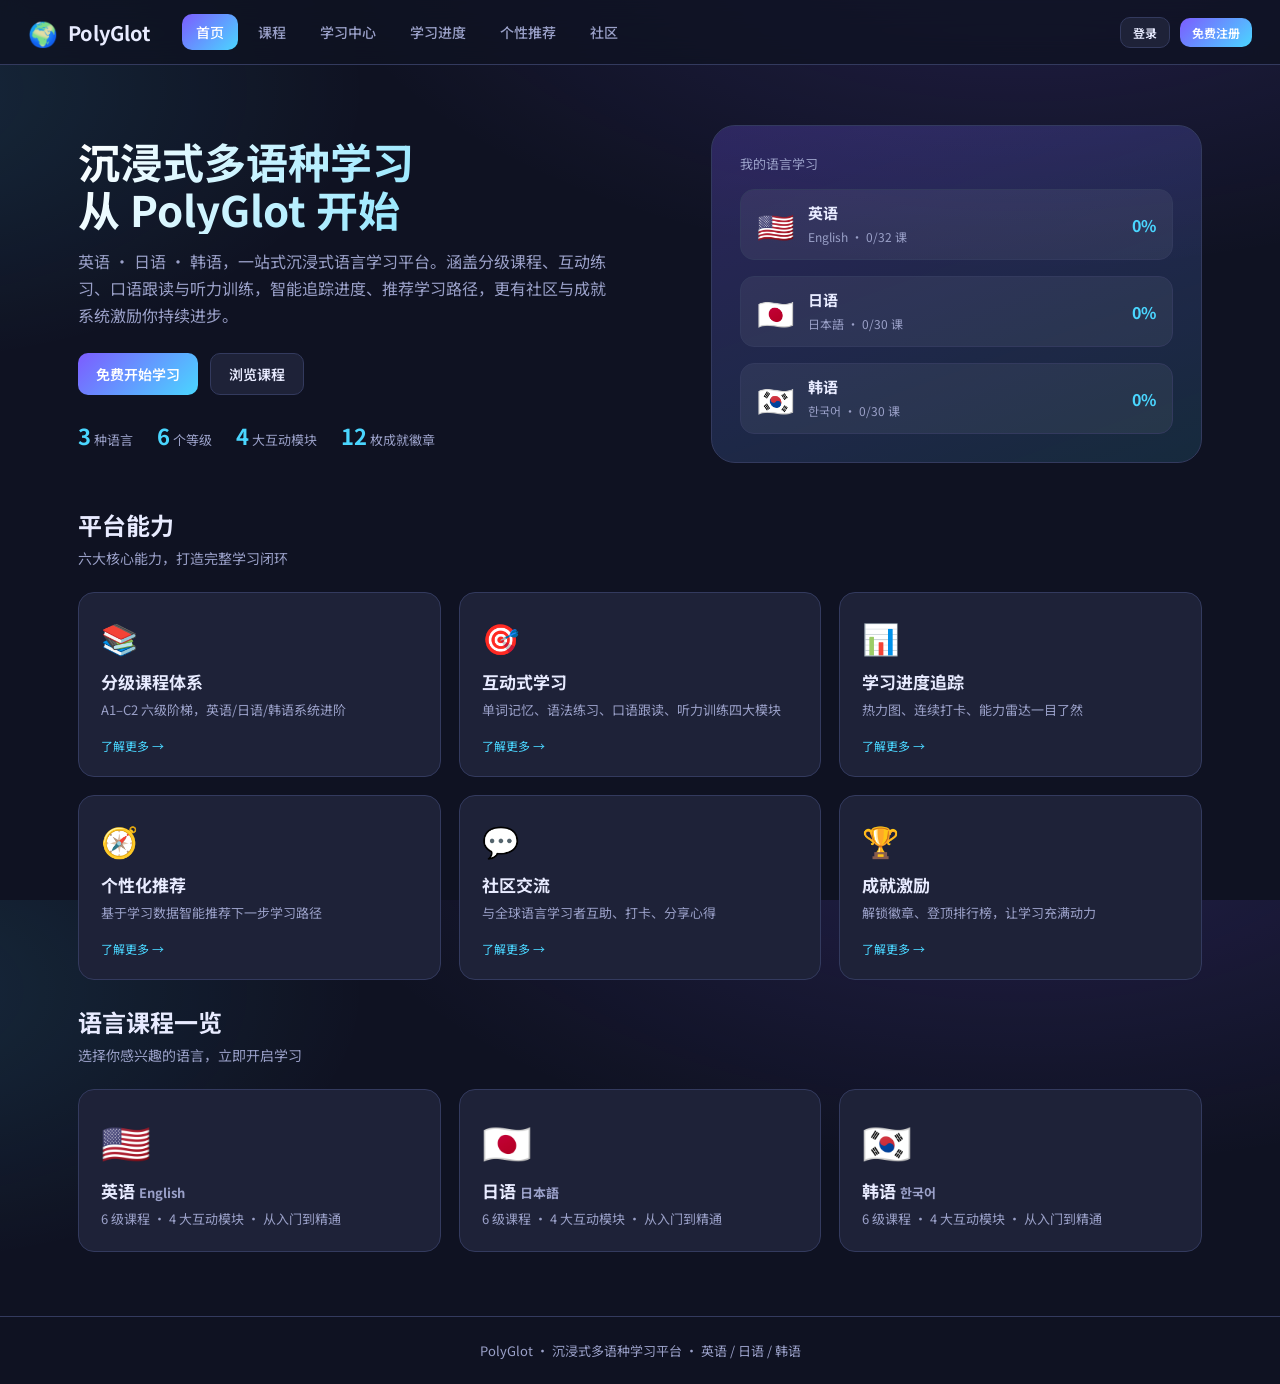
<file: index.html>
<!DOCTYPE html>
<html lang="zh-CN">
<head>
  <meta charset="UTF-8" />
  <meta name="viewport" content="width=device-width, initial-scale=1.0" />
  <title>PolyGlot · 沉浸式多语种学习平台</title>
  <link rel="preconnect" href="https://fonts.googleapis.com" />
  <link href="https://fonts.googleapis.com/css2?family=Noto+Sans+SC:wght@400;500;700&family=Noto+Sans+JP:wght@400;700&family=Noto+Sans+KR:wght@400;700&display=swap" rel="stylesheet" />
  <link rel="stylesheet" href="css/styles.css" />
</head>
<body>
  <!-- Top Navigation -->
  <header class="topbar" id="topbar">
    <div class="brand" data-route="home">
      <span class="brand-logo">🌍</span>
      <span class="brand-name">PolyGlot</span>
    </div>
    <nav class="navlinks" id="navlinks">
      <a data-route="home">首页</a>
      <a data-route="courses">课程</a>
      <a data-route="learning">学习中心</a>
      <a data-route="progress">学习进度</a>
      <a data-route="path">个性推荐</a>
      <a data-route="community">社区</a>
    </nav>
    <div class="auth-area" id="authArea"></div>
  </header>

  <!-- Main view container -->
  <main id="view" class="view-container"></main>

  <!-- Toast notifications -->
  <div id="toast" class="toast"></div>

  <!-- Auth Modal -->
  <div class="modal" id="authModal">
    <div class="modal-card">
      <button class="modal-close" data-close>×</button>
      <div class="tabs" id="authTabs">
        <button class="tab active" data-auth-tab="login">登录</button>
        <button class="tab" data-auth-tab="register">注册</button>
      </div>
      <form id="authForm" class="auth-form">
        <div class="reg-extra" id="regExtra" hidden>
          <label>昵称
            <input type="text" name="nickname" placeholder="给自己起个昵称" autocomplete="off" />
          </label>
          <label>母语
            <select name="native">
              <option value="zh">中文</option>
              <option value="en">English</option>
              <option value="ja">日本語</option>
              <option value="ko">한국어</option>
            </select>
          </label>
          <label>目标语言
            <select name="target">
              <option value="en">英语 English</option>
              <option value="ja">日语 日本語</option>
              <option value="ko">韩语 한국어</option>
            </select>
          </label>
          <label>当前水平
            <select name="level">
              <option value="A1">A1 入门</option>
              <option value="A2">A2 初级</option>
              <option value="B1">B1 中级</option>
              <option value="B2">B2 中高级</option>
              <option value="C1">C1 高级</option>
              <option value="C2">C2 精通</option>
            </select>
          </label>
        </div>
        <label>账号
          <input type="text" name="username" placeholder="用户名 / 邮箱" autocomplete="off" required />
        </label>
        <label>密码
          <input type="password" name="password" placeholder="至少 6 位" required />
        </label>
        <button type="submit" class="btn btn-primary btn-block" id="authSubmit">登录</button>
        <p class="auth-hint" id="authHint"></p>
      </form>
    </div>
  </div>

  <footer class="footer">
    <p>PolyGlot · 沉浸式多语种学习平台 · 英语 / 日语 / 韩语</p>
  </footer>

  <!-- Scripts -->
  <script src="js/data.js"></script>
  <script src="js/store.js"></script>
  <script src="js/auth.js"></script>
  <script src="js/learning.js"></script>
  <script src="js/courses.js"></script>
  <script src="js/progress.js"></script>
  <script src="js/path.js"></script>
  <script src="js/community.js"></script>
  <script src="js/home.js"></script>
  <script src="js/router.js"></script>
  <script src="js/app.js"></script>
</body>
</html>
</file>
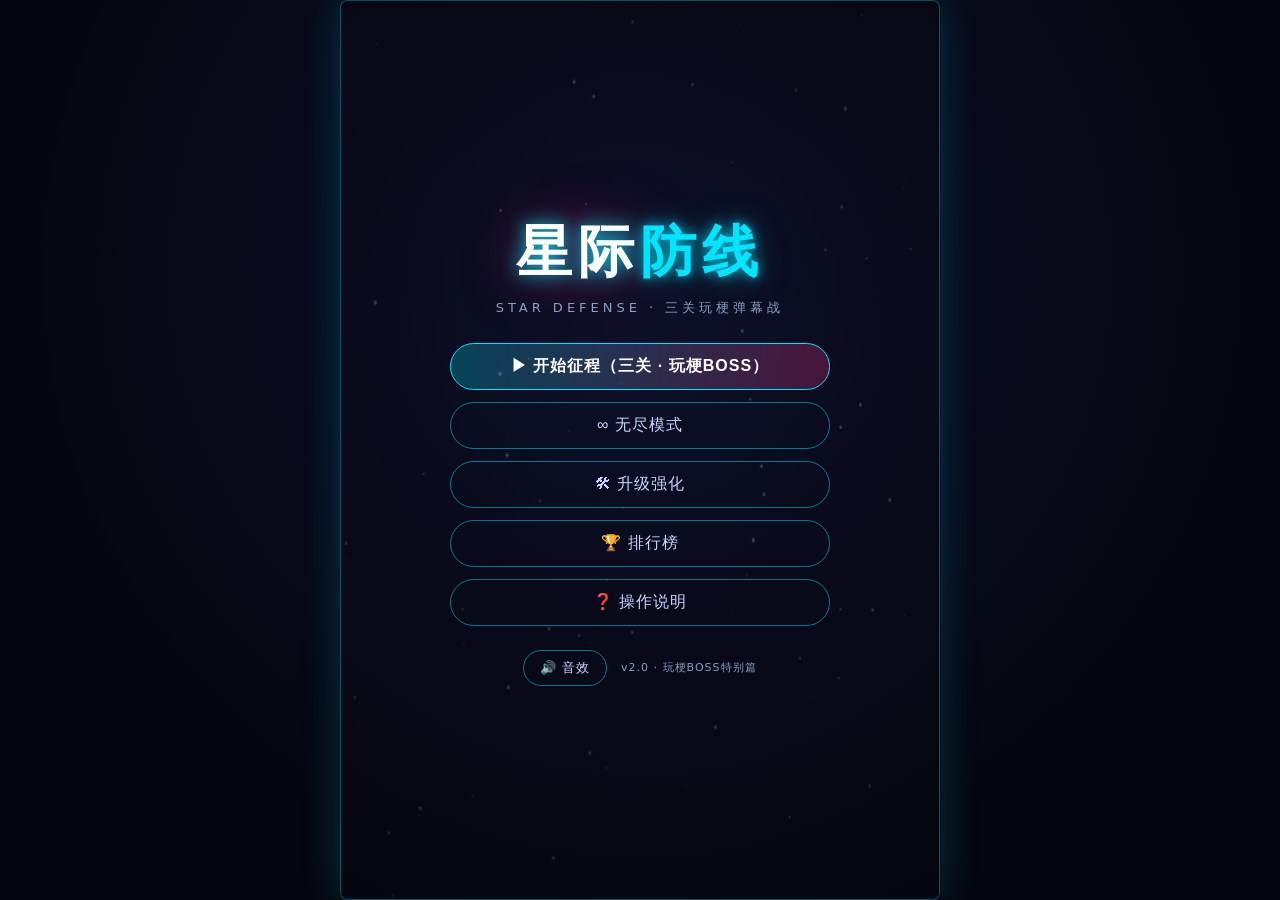
<file: game/index.html>
<!DOCTYPE html>
<html lang="zh-CN">
<head>
<meta charset="UTF-8">
<meta name="viewport" content="width=device-width, initial-scale=1.0, maximum-scale=1.0, user-scalable=no">
<title>星际防线 · 飞机大战</title>
<link rel="stylesheet" href="css/style.css">
</head>
<body>
<div id="game-wrap">
  <canvas id="game" width="480" height="720"></canvas>

  <!-- HUD 覆盖层（DOM 元素，hover 动画） -->
  <div id="hud" class="hidden">
    <div id="hud-top">
      <div id="level-progress">
        <span id="lp-label">第 1 关</span>
        <div id="lp-bar"><div id="lp-fill"></div></div>
      </div>
      <div id="boss-bar-wrap" class="hidden">
        <div id="boss-name">BOSS</div>
        <div id="boss-bar"><div id="boss-fill"></div></div>
      </div>
      <div id="now-playing" class="hidden">♪ 正在播放</div>
    </div>
    <div id="hud-mid">
      <div id="stat-left">
        <div id="lives"></div>
        <div id="shield"></div>
      </div>
      <div id="stat-right">
        <div id="score">0</div>
        <div id="combo"></div>
        <div id="energy-bar"><div id="energy-fill"></div></div>
        <div id="bombs">💣 ×<span id="bomb-count">1</span></div>
      </div>
    </div>
  </div>

  <!-- 虚拟按键（触屏） -->
  <div id="touch-controls">
    <button id="btn-bomb" class="tbtn">💣</button>
    <button id="btn-skill" class="tbtn">⚡</button>
  </div>
  <button id="mode-toggle" title="切换操作模式">🕹</button>
  <div id="joystick"><div id="js-base"><div id="js-knob"></div></div></div>

  <!-- 主界面覆盖层 -->
  <div id="overlay">
    <div id="menu" class="screen active">
      <h1 class="title">星际<span>防线</span></h1>
      <p class="subtitle">STAR DEFENSE · 三关玩梗弹幕战</p>
      <div class="menu-btns">
        <button class="mbtn primary" data-action="campaign">▶ 开始征程（三关 · 玩梗BOSS）</button>
        <button class="mbtn" data-action="endless">∞ 无尽模式</button>
        <button class="mbtn" data-action="upgrade">🛠 升级强化</button>
        <button class="mbtn" data-action="rank">🏆 排行榜</button>
        <button class="mbtn" data-action="help">❓ 操作说明</button>
      </div>
      <div class="menu-foot">
        <button id="mute-btn" class="mbtn small">🔊 音效</button>
        <span class="ver">v2.0 · 玩梗BOSS特别篇</span>
      </div>
    </div>

    <div id="rank" class="screen">
      <div class="panel">
        <h2>🏆 排行榜</h2>
        <div class="tabs">
          <button class="tab active" data-mode="campaign">关卡模式</button>
          <button class="tab" data-mode="endless">无尽模式</button>
        </div>
        <ol id="rank-list"></ol>
        <button class="mbtn back" data-action="toMenu">← 返回</button>
      </div>
    </div>

    <div id="help" class="screen">
      <div class="panel">
        <h2>❓ 操作说明</h2>
        <ul class="help-list">
          <li><b>征程：</b>三关制 · 第3关双BOSS复仇战</li>
          <li><b>无尽：</b>每 6 波随机来袭一位玩梗 BOSS</li>
          <li><b>移动：</b>方向键 / WASD，或鼠标 / 触屏拖拽</li>
          <li><b>射击：</b>自动连发，无需按键</li>
          <li><b>大招：</b>Z / ⚡键（能量满时释放全屏爆发）</li>
          <li><b>炸弹：</b>X / 💣键（清屏弹幕，每关受限）</li>
          <li><b>暂停：</b>P / Esc　<b>静音：</b>M</li>
          <li><b>道具：</b>P火力 · S护盾 · B炸弹 · ♥生命 · 金币</li>
          <li><b>连击：</b>连续击杀提升倍率，受击中段</li>
          <li><b>过关：</b>击破BOSS后保留火力进入下一关</li>
        </ul>
        <button class="mbtn back" data-action="toMenu">← 返回</button>
      </div>
    </div>

    <!-- 升级强化面板 -->
    <div id="upgrade" class="screen">
      <div class="panel upg-panel">
        <h2>🛠 升级强化</h2>
        <div class="upg-coins">金币：<b id="upg-coins">0</b> 💰</div>
        <div id="upg-list"></div>
        <button class="mbtn back" data-action="toMenu">← 返回</button>
      </div>
    </div>

    <div id="pause" class="screen">
      <div class="panel">
        <h2>⏸ 已暂停</h2>
        <button class="mbtn primary" data-action="resume">继续游戏</button>
        <button class="mbtn" data-action="restart">重新开始</button>
        <button class="mbtn" data-action="toMenu">返回主菜单</button>
      </div>
    </div>

    <div id="settle" class="screen">
      <div class="panel">
        <h2 id="settle-title">🏁 结算</h2>
        <div class="settle-stats">
          <div class="ss"><span>得分</span><b id="s-score">0</b></div>
          <div class="ss"><span>评级</span><b id="s-rank">S</b></div>
          <div class="ss"><span>最大连击</span><b id="s-combo">0</b></div>
          <div class="ss"><span>击杀</span><b id="s-kills">0</b></div>
          <div class="ss"><span>用时</span><b id="s-time">0s</b></div>
        </div>
        <div id="new-record" class="hidden">🎉 新纪录！</div>
        <div class="menu-btns">
          <button class="mbtn primary" data-action="next">▶ 再来一局</button>
          <button class="mbtn" data-action="toMenu">主菜单</button>
        </div>
      </div>
    </div>
  </div>
</div>
<script src="js/config.js?v=6"></script>
<script src="js/utils.js?v=6"></script>
<script src="js/audio.js?v=6"></script>
<script src="js/input.js?v=6"></script>
<script src="js/particles.js?v=6"></script>
<script src="js/entities.js?v=6"></script>
<script src="js/boss.js?v=6"></script>
<script src="js/game.js?v=6"></script>
<script src="js/main.js?v=6"></script>
</body>
</html>
</file>
<file: css/styles.css>
/* ===== PolyGlot · Design System ===== */
:root{
  --bg:#0f1222;
  --bg-soft:#171a2e;
  --card:#1e2238;
  --card-2:#262b48;
  --line:#333a5e;
  --text:#e8ebff;
  --muted:#9aa0c8;
  --brand:#7c5cff;
  --brand-2:#4ad6ff;
  --accent:#ff7a9c;
  --ok:#34d399;
  --warn:#fbbf24;
  --danger:#f87171;
  --radius:16px;
  --shadow:0 12px 40px rgba(0,0,0,.35);
  --maxw:1180px;
}
*{box-sizing:border-box;margin:0;padding:0}
html,body{height:100%}
body{
  font-family:"Noto Sans SC","Noto Sans JP","Noto Sans KR",system-ui,sans-serif;
  background:radial-gradient(1200px 600px at 80% -10%,rgba(124,92,255,.18),transparent 60%),
             radial-gradient(900px 500px at -10% 10%,rgba(74,214,255,.12),transparent 55%),
             var(--bg);
  color:var(--text);
  min-height:100vh;
  display:flex;
  flex-direction:column;
}
a{color:inherit;text-decoration:none;cursor:pointer}
button{font-family:inherit;cursor:pointer;border:none;background:none;color:inherit}
input,select,textarea{font-family:inherit}
img{max-width:100%;display:block}

/* ===== Topbar ===== */
.topbar{
  display:flex;align-items:center;gap:24px;
  padding:14px 28px;
  position:sticky;top:0;z-index:50;
  background:rgba(15,18,34,.78);
  backdrop-filter:blur(14px);
  border-bottom:1px solid var(--line);
}
.brand{display:flex;align-items:center;gap:10px;font-weight:700;font-size:20px;cursor:pointer}
.brand-logo{font-size:24px}
.navlinks{display:flex;gap:6px;flex:1;margin-left:8px}
.navlinks a{
  padding:8px 14px;border-radius:10px;color:var(--muted);font-size:14px;font-weight:500;
  transition:.2s;
}
.navlinks a:hover{color:var(--text);background:var(--card)}
.navlinks a.active{color:#fff;background:linear-gradient(135deg,var(--brand),var(--brand-2))}
.auth-area{display:flex;align-items:center;gap:10px}

/* ===== Buttons ===== */
.btn{
  display:inline-flex;align-items:center;justify-content:center;gap:8px;
  padding:10px 18px;border-radius:10px;font-weight:600;font-size:14px;
  transition:.18s;white-space:nowrap;
}
.btn-primary{background:linear-gradient(135deg,var(--brand),var(--brand-2));color:#fff}
.btn-primary:hover{filter:brightness(1.08);transform:translateY(-1px)}
.btn-ghost{background:var(--card);border:1px solid var(--line);color:var(--text)}
.btn-ghost:hover{background:var(--card-2)}
.btn-block{width:100%}
.btn-sm{padding:6px 12px;font-size:12px}
.btn:disabled{opacity:.5;cursor:not-allowed}

/* ===== View ===== */
.view-container{flex:1;max-width:var(--maxw);width:100%;margin:0 auto;padding:32px 28px 64px}
.section-title{font-size:24px;font-weight:700;margin-bottom:6px}
.section-sub{color:var(--muted);margin-bottom:24px;font-size:14px}

/* ===== Cards / Grid ===== */
.grid{display:grid;gap:18px}
.g3{grid-template-columns:repeat(3,1fr)}
.g4{grid-template-columns:repeat(4,1fr)}
.g2{grid-template-columns:repeat(2,1fr)}
@media(max-width:920px){.g3,.g4{grid-template-columns:repeat(2,1fr)}}
@media(max-width:620px){.g2,.g3,.g4{grid-template-columns:1fr}.navlinks{display:none}}

.card{
  background:var(--card);border:1px solid var(--line);border-radius:var(--radius);
  padding:22px;transition:.2s;position:relative;overflow:hidden;
}
.card:hover{border-color:var(--brand);transform:translateY(-3px);box-shadow:var(--shadow)}
.card h3{font-size:17px;margin-bottom:6px}
.card p{color:var(--muted);font-size:13px;line-height:1.6}

/* ===== Hero ===== */
.hero{
  display:grid;grid-template-columns:1.1fr .9fr;gap:32px;align-items:center;
  padding:28px 0 20px;
}
@media(max-width:880px){.hero{grid-template-columns:1fr}}
.hero h1{font-size:42px;line-height:1.15;margin-bottom:14px;
  background:linear-gradient(120deg,#fff,var(--brand-2));-webkit-background-clip:text;background-clip:text;color:transparent}
.hero p{color:var(--muted);font-size:16px;line-height:1.7;max-width:540px}
.hero-actions{display:flex;gap:12px;margin-top:24px}
.hero-visual{
  border-radius:24px;padding:28px;
  background:linear-gradient(160deg,rgba(124,92,255,.25),rgba(74,214,255,.12));
  border:1px solid var(--line);position:relative;min-height:280px;
  display:flex;flex-direction:column;justify-content:center;gap:16px;
}
.lang-bubble{display:flex;align-items:center;gap:14px;background:rgba(255,255,255,.06);border:1px solid var(--line);border-radius:14px;padding:12px 16px}
.lang-bubble .flag{font-size:30px}
.lang-bubble .meta{flex:1}
.lang-bubble .meta b{display:block;font-size:15px}
.lang-bubble .meta span{color:var(--muted);font-size:12px}
.lang-bubble .pct{font-weight:700;color:var(--brand-2)}

/* ===== Language selector chips ===== */
.chips{display:flex;flex-wrap:wrap;gap:10px;margin:18px 0}
.chip{
  padding:8px 16px;border-radius:999px;background:var(--card);border:1px solid var(--line);
  font-size:13px;font-weight:600;transition:.2s;
}
.chip:hover{border-color:var(--brand)}
.chip.active{background:linear-gradient(135deg,var(--brand),var(--brand-2));border-color:transparent;color:#fff}

/* ===== Level cards ===== */
.level-card{cursor:pointer}
.level-card .lvl-tag{display:inline-block;padding:3px 10px;border-radius:8px;font-size:12px;font-weight:700;margin-bottom:10px}
.level-badge-A1,.level-badge-A2{background:rgba(52,211,153,.18);color:var(--ok)}
.level-badge-B1,.level-badge-B2{background:rgba(251,191,36,.18);color:var(--warn)}
.level-badge-C1,.level-badge-C2{background:rgba(248,113,113,.18);color:var(--danger)}
.level-card .progress-bar{height:6px;background:var(--bg-soft);border-radius:4px;margin-top:14px;overflow:hidden}
.level-card .progress-bar i{display:block;height:100%;background:linear-gradient(90deg,var(--brand),var(--brand-2))}
.level-card .lessons-list{margin-top:12px;display:flex;flex-direction:column;gap:6px}
.lesson-row{display:flex;align-items:center;justify-content:space-between;padding:8px 10px;border-radius:8px;background:var(--bg-soft);font-size:13px}
.lesson-row.done{opacity:.65}
.lesson-row .ll{display:flex;align-items:center;gap:8px}
.lesson-row .ll .dot{width:8px;height:8px;border-radius:50%;background:var(--line)}
.lesson-row.done .ll .dot{background:var(--ok)}
.lesson-row .go{color:var(--brand-2);font-size:12px}

/* ===== Learning Center ===== */
.module-tabs{display:flex;gap:8px;margin-bottom:22px;flex-wrap:wrap}
.mtab{
  padding:10px 18px;border-radius:12px;background:var(--card);border:1px solid var(--line);
  font-weight:600;font-size:14px;display:flex;align-items:center;gap:8px;transition:.2s;
}
.mtab:hover{border-color:var(--brand)}
.mtab.active{background:linear-gradient(135deg,var(--brand),var(--brand-2));color:#fff;border-color:transparent}

.quiz-box{background:var(--card);border:1px solid var(--line);border-radius:var(--radius);padding:28px}
.quiz-q{font-size:20px;font-weight:700;margin-bottom:6px}
.quiz-hint{color:var(--muted);font-size:13px;margin-bottom:20px}
.quiz-speak{font-size:30px;margin:6px 0 18px;letter-spacing:1px}
.options{display:grid;grid-template-columns:1fr 1fr;gap:12px}
@media(max-width:560px){.options{grid-template-columns:1fr}}
.opt{
  padding:16px;border-radius:12px;background:var(--bg-soft);border:1px solid var(--line);
  text-align:left;font-size:15px;transition:.15s;
}
.opt:hover{border-color:var(--brand-2);background:var(--card-2)}
.opt.correct{border-color:var(--ok);background:rgba(52,211,153,.15)}
.opt.wrong{border-color:var(--danger);background:rgba(248,113,113,.15)}
.quiz-footer{display:flex;justify-content:space-between;align-items:center;margin-top:22px}
.streak-pill{display:inline-flex;align-items:center;gap:6px;background:rgba(251,113,58,.18);color:#ffb088;padding:5px 12px;border-radius:999px;font-size:12px;font-weight:700}

/* ===== Match (vocabulary) ===== */
.match-grid{display:grid;grid-template-columns:1fr 1fr;gap:18px}
.match-col{display:flex;flex-direction:column;gap:10px}
.match-item{padding:14px;border-radius:12px;background:var(--bg-soft);border:1px solid var(--line);text-align:center;transition:.15s;cursor:pointer}
.match-item:hover{border-color:var(--brand-2)}
.match-item.sel{border-color:var(--brand);background:var(--card-2)}
.match-item.matched{opacity:.4;pointer-events:none;border-color:var(--ok)}

/* ===== Speak (pronunciation) ===== */
.speak-stage{text-align:center;padding:18px 0}
.speak-target{font-size:34px;font-weight:700;margin-bottom:6px}
.speak-rom{color:var(--muted);font-size:15px;margin-bottom:18px}
.mic-btn{
  width:88px;height:88px;border-radius:50%;font-size:32px;color:#fff;
  background:linear-gradient(135deg,var(--brand),var(--accent));
  box-shadow:0 8px 30px rgba(124,92,255,.5);transition:.2s;
}
.mic-btn:hover{transform:scale(1.05)}
.mic-btn.rec{animation:pulse 1.2s infinite}
@keyframes pulse{0%,100%{box-shadow:0 0 0 0 rgba(255,122,156,.5)}50%{box-shadow:0 0 0 18px rgba(255,122,156,0)}}
.feedback{margin-top:18px;padding:14px;border-radius:12px;background:var(--bg-soft);min-height:24px}

/* ===== Listening ===== */
.listen-audio{display:flex;align-items:center;gap:14px;background:var(--bg-soft);padding:16px;border-radius:14px;margin-bottom:18px}
.wave{display:flex;gap:3px;align-items:flex-end;height:34px;flex:1}
.wave i{display:block;width:4px;background:linear-gradient(var(--brand-2),var(--brand));border-radius:2px;animation:wave 1s infinite ease-in-out}
.wave i:nth-child(2){animation-delay:.1s}.wave i:nth-child(3){animation-delay:.2s}
.wave i:nth-child(4){animation-delay:.3s}.wave i:nth-child(5){animation-delay:.4s}
.wave i:nth-child(6){animation-delay:.5s}.wave i:nth-child(7){animation-delay:.15s}
.wave i:nth-child(8){animation-delay:.35s}.wave i:nth-child(9){animation-delay:.25s}
.wave i:nth-child(10){animation-delay:.45s}
@keyframes wave{0%,100%{height:8px}50%{height:30px}}

/* ===== Progress dashboard ===== */
.stats-row{display:grid;grid-template-columns:repeat(4,1fr);gap:16px;margin-bottom:24px}
@media(max-width:760px){.stats-row{grid-template-columns:repeat(2,1fr)}}
.stat-card{background:var(--card);border:1px solid var(--line);border-radius:var(--radius);padding:20px}
.stat-card .num{font-size:30px;font-weight:800;background:linear-gradient(120deg,#fff,var(--brand-2));-webkit-background-clip:text;background-clip:text;color:transparent}
.stat-card .lbl{color:var(--muted);font-size:13px;margin-top:4px}
.ring{position:relative;width:130px;height:130px;margin:6px auto}
.ring svg{transform:rotate(-90deg)}
.ring .pct{position:absolute;inset:0;display:flex;align-items:center;justify-content:center;font-size:22px;font-weight:800}
.bar-chart{display:flex;align-items:flex-end;gap:10px;height:160px;padding:14px 0}
.bar-chart .bar{flex:1;background:linear-gradient(180deg,var(--brand),var(--brand-2));border-radius:8px 8px 0 0;position:relative;transition:.3s;min-height:6px}
.bar-chart .bar:hover{filter:brightness(1.15)}
.bar-chart .bar span{position:absolute;bottom:-22px;left:0;right:0;text-align:center;font-size:11px;color:var(--muted)}
.heatmap{display:grid;grid-template-columns:repeat(14,1fr);gap:5px;margin-top:8px}
.heat-cell{aspect-ratio:1;border-radius:4px;background:var(--bg-soft)}
.heat-cell.l1{background:rgba(124,92,255,.25)}.heat-cell.l2{background:rgba(124,92,255,.45)}
.heat-cell.l3{background:rgba(124,92,255,.7)}.heat-cell.l4{background:var(--brand)}

/* ===== Path recommendation ===== */
.path-flow{position:relative;padding:10px 0}
.path-node{display:flex;gap:16px;align-items:flex-start;background:var(--card);border:1px solid var(--line);border-radius:14px;padding:16px;margin-bottom:12px;position:relative}
.path-node .step-no{width:38px;height:38px;border-radius:50%;background:linear-gradient(135deg,var(--brand),var(--brand-2));display:flex;align-items:center;justify-content:center;font-weight:800;flex-shrink:0}
.path-node .step-body{flex:1}
.path-node .step-body h4{font-size:16px;margin-bottom:4px}
.path-node .step-body p{color:var(--muted);font-size:13px;line-height:1.5}
.path-node .tag{align-self:flex-start}
.path-node.recommended{border-color:var(--brand);box-shadow:0 0 0 3px rgba(124,92,255,.18)}
.path-node.done{opacity:.6}
.path-node.done .step-no{background:var(--ok)}

/* ===== Community ===== */
.com-layout{display:grid;grid-template-columns:1.6fr 1fr;gap:22px}
@media(max-width:860px){.com-layout{grid-template-columns:1fr}}
.post{background:var(--card);border:1px solid var(--line);border-radius:14px;padding:18px;margin-bottom:14px}
.post-head{display:flex;align-items:center;gap:10px;margin-bottom:10px}
.avatar{width:40px;height:40px;border-radius:50%;background:linear-gradient(135deg,var(--brand),var(--accent));display:flex;align-items:center;justify-content:center;font-weight:700}
.post-head b{font-size:14px}
.post-head .when{color:var(--muted);font-size:12px;margin-left:auto}
.post-body{font-size:14px;line-height:1.6;color:#d8dcf5}
.post-actions{display:flex;gap:16px;margin-top:12px;color:var(--muted);font-size:13px}
.post-actions span{display:flex;align-items:center;gap:5px;cursor:pointer}
.post-actions span:hover{color:var(--accent)}
.compose{display:flex;flex-direction:column;gap:10px;background:var(--card);border:1px solid var(--line);border-radius:14px;padding:16px;margin-bottom:18px}
.compose textarea{background:var(--bg-soft);border:1px solid var(--line);border-radius:10px;padding:12px;color:var(--text);resize:vertical;min-height:72px}
.compose select{background:var(--bg-soft);border:1px solid var(--line);border-radius:10px;padding:10px;color:var(--text)}

/* Achievements */
.badges-grid{display:grid;grid-template-columns:repeat(3,1fr);gap:12px}
.badge{text-align:center;padding:16px 10px;border-radius:14px;background:var(--bg-soft);border:1px solid var(--line)}
.badge .ico{font-size:34px;display:block;margin-bottom:6px}
.badge .nm{font-size:12px;font-weight:700}
.badge .desc{font-size:11px;color:var(--muted);margin-top:2px}
.badge.locked{opacity:.4;filter:grayscale(1)}

/* leaderboard */
.lb-row{display:flex;align-items:center;gap:10px;padding:10px;border-radius:10px;background:var(--bg-soft);margin-bottom:8px}
.lb-rank{width:26px;height:26px;border-radius:50%;background:var(--card-2);display:flex;align-items:center;justify-content:center;font-weight:800;font-size:13px}
.lb-row.gold .lb-rank{background:#ffd54a;color:#5a4400}
.lb-row.silver .lb-rank{background:#c0c8d8;color:#333}
.lb-row.bronze .lb-rank{background:#cd7f4f;color:#fff}
.lb-row .pts{margin-left:auto;font-weight:700;color:var(--brand-2)}

/* ===== Modal ===== */
.modal{position:fixed;inset:0;background:rgba(8,10,22,.7);backdrop-filter:blur(6px);display:none;align-items:center;justify-content:center;z-index:100;padding:20px}
.modal.open{display:flex}
.modal-card{background:var(--card);border:1px solid var(--line);border-radius:20px;padding:28px;width:100%;max-width:420px;box-shadow:var(--shadow);position:relative;animation:pop .25s}
@keyframes pop{from{transform:scale(.94);opacity:0}to{transform:scale(1);opacity:1}}
.modal-close{position:absolute;top:12px;right:16px;font-size:26px;color:var(--muted)}
.tabs{display:flex;gap:8px;margin-bottom:20px;background:var(--bg-soft);padding:5px;border-radius:12px}
.tab{flex:1;padding:9px;border-radius:8px;font-weight:600;font-size:14px;color:var(--muted)}
.tab.active{background:linear-gradient(135deg,var(--brand),var(--brand-2));color:#fff}
.auth-form{display:flex;flex-direction:column;gap:14px}
.auth-form label{display:flex;flex-direction:column;gap:6px;font-size:13px;color:var(--muted)}
.auth-form input,.auth-form select{background:var(--bg-soft);border:1px solid var(--line);border-radius:10px;padding:11px 14px;color:var(--text);font-size:14px}
.auth-form input:focus,.auth-form select:focus{outline:none;border-color:var(--brand)}
.reg-extra{display:flex;flex-direction:column;gap:14px}
.auth-hint{font-size:12px;color:var(--muted);text-align:center;min-height:16px}

/* ===== Toast ===== */
.toast{position:fixed;bottom:28px;left:50%;transform:translateX(-50%) translateY(80px);
  background:var(--card-2);border:1px solid var(--line);padding:12px 22px;border-radius:12px;
  font-size:14px;font-weight:600;box-shadow:var(--shadow);z-index:200;opacity:0;transition:.3s;pointer-events:none}
.toast.show{opacity:1;transform:translateX(-50%) translateY(0)}
.toast.ok{border-color:var(--ok)} .toast.err{border-color:var(--danger)}

/* ===== Footer ===== */
.footer{text-align:center;padding:24px;color:var(--muted);font-size:13px;border-top:1px solid var(--line)}

/* ===== Misc ===== */
.empty-state{text-align:center;padding:60px 20px;color:var(--muted)}
.empty-state .big{font-size:54px;margin-bottom:10px}
.lang-flag-en{filter:none} 
.tag{display:inline-block;padding:3px 10px;border-radius:8px;font-size:11px;font-weight:700;background:var(--card-2);color:var(--brand-2)}
.muted{color:var(--muted)}
.row{display:flex;align-items:center;gap:10px;flex-wrap:wrap}
.mt16{margin-top:16px} .mt24{margin-top:24px}
.divider{height:1px;background:var(--line);margin:24px 0}
</file>
<file: game/css/style.css>
/* ===== 星际防线 · 科技霓虹主题 ===== */
:root{
  --cyan:#00E5FF; --pink:#FF2E88; --purple:#7B5CFF; --yellow:#FFD54A;
  --red:#FF3B3B; --text:#C8D6FF; --dim:#8AA0C0; --bg1:#05060f; --bg2:#0a0f2a;
  --panel:rgba(10,16,40,.88);
  --glow-cyan:0 0 12px rgba(0,229,255,.8),0 0 32px rgba(0,229,255,.35);
  --glow-pink:0 0 12px rgba(255,46,136,.8),0 0 30px rgba(255,46,136,.35);
}
*{margin:0;padding:0;box-sizing:border-box;-webkit-tap-highlight-color:transparent}
html,body{height:100%;overflow:hidden;background:radial-gradient(circle at 50% 30%,#0a0f2a,#05060f 70%);
  font-family:"Segoe UI","PingFang SC","Microsoft YaHei",system-ui,sans-serif;color:var(--text);}
body{display:flex;align-items:center;justify-content:center;user-select:none}

#game-wrap{position:relative;width:min(100vw,calc(100vh*2/3));height:min(100vh,calc(100vw*3/2));
  max-height:100vh;border:1px solid rgba(0,229,255,.35);box-shadow:0 0 40px rgba(0,229,255,.2),inset 0 0 60px rgba(0,229,255,.05);
  border-radius:8px;overflow:hidden;background:#05060f}
canvas#game{position:absolute;inset:0;width:100%;height:100%;display:block;cursor:crosshair;touch-action:none}

/* ---- HUD ---- */
#hud{position:absolute;inset:0;pointer-events:none;z-index:5}
#hud-top{position:absolute;top:8px;left:8px;right:8px}
#level-progress{display:flex;align-items:center;gap:8px}
#lp-label{font-size:11px;color:var(--cyan);text-shadow:var(--glow-cyan);letter-spacing:1px;white-space:nowrap}
#lp-bar{flex:1;height:8px;background:rgba(255,255,255,.08);border:1px solid rgba(0,229,255,.4);border-radius:4px;overflow:hidden}
#lp-fill{height:100%;width:0%;background:linear-gradient(90deg,var(--cyan),var(--purple));box-shadow:var(--glow-cyan);transition:width .3s}
#lp-fill.boss{background:linear-gradient(90deg,var(--pink),var(--red));box-shadow:var(--glow-pink)}
#boss-bar-wrap{display:flex;flex-direction:column;gap:3px;margin-top:6px}
#boss-name{font-size:11px;color:var(--pink);text-shadow:var(--glow-pink);text-align:center;letter-spacing:2px}
#boss-bar{height:10px;background:rgba(255,255,255,.08);border:1px solid rgba(255,46,136,.6);border-radius:5px;overflow:hidden}
#boss-fill{height:100%;width:100%;background:linear-gradient(90deg,var(--pink),var(--red));box-shadow:var(--glow-pink);transition:width .15s}

/* ---- 玩梗BGM正在播放指示 ---- */
#now-playing{margin-top:6px;text-align:center;font-size:12px;font-weight:700;color:var(--yellow);
  text-shadow:0 0 10px rgba(255,213,74,.8);letter-spacing:1px;animation:np-pulse 1s ease-in-out infinite}
#now-playing.hidden{display:none}
@keyframes np-pulse{0%,100%{opacity:1}50%{opacity:.55}}

#hud-mid{position:absolute;inset:0;padding:14px 12px 90px;display:flex;justify-content:space-between;align-items:flex-start}
#stat-left{display:flex;flex-direction:column;gap:6px}
#lives{font-size:16px;letter-spacing:3px;color:var(--pink);text-shadow:var(--glow-pink)}
#shield{font-size:14px;color:var(--cyan);text-shadow:var(--glow-cyan)}
#stat-right{display:flex;flex-direction:column;align-items:flex-end;gap:6px}
#score{font-size:26px;font-weight:800;color:#fff;text-shadow:0 0 10px rgba(0,229,255,.6)}
#combo{font-size:13px;color:var(--yellow);text-shadow:0 0 8px rgba(255,213,74,.6);min-height:16px}
#energy-bar{width:110px;height:8px;background:rgba(255,255,255,.08);border:1px solid rgba(123,92,255,.6);border-radius:4px;overflow:hidden}
#energy-fill{height:100%;width:0%;background:linear-gradient(90deg,var(--purple),var(--cyan));box-shadow:0 0 8px rgba(123,92,255,.8)}
#bombs{font-size:13px;color:var(--yellow);text-shadow:0 0 8px rgba(255,213,74,.5)}

/* ---- 触屏虚拟键 ---- */
#touch-controls{position:absolute;right:10px;bottom:16px;display:none;gap:10px;z-index:6}
.tbtn{width:64px;height:64px;border-radius:50%;font-size:26px;border:1px solid rgba(0,229,255,.6);
  background:rgba(10,16,40,.6);color:#fff;box-shadow:var(--glow-cyan);cursor:pointer;backdrop-filter:blur(2px)}
.tbtn:active{background:rgba(0,229,255,.3)}
@media (pointer:coarse){#touch-controls{display:flex}}

/* ---- 覆盖层 ---- */
#overlay{position:absolute;inset:0;z-index:10;display:flex;align-items:center;justify-content:center;
  background:radial-gradient(circle at 50% 40%,rgba(10,16,40,.55),rgba(5,6,15,.88))}
.screen{display:none;flex-direction:column;align-items:center;gap:18px;width:100%;max-width:420px;padding:20px;text-align:center}
.screen.active{display:flex}
.title{font-size:56px;font-weight:900;letter-spacing:6px;color:#fff;
  text-shadow:0 0 18px rgba(0,229,255,.9),0 0 55px rgba(255,46,136,.5)}
.title span{color:var(--cyan);text-shadow:var(--glow-cyan)}
.subtitle{font-size:13px;letter-spacing:4px;color:var(--dim);margin-top:-10px}
.menu-btns{display:flex;flex-direction:column;gap:12px;width:100%;margin-top:8px}
.mbtn{font-size:16px;padding:12px 20px;border-radius:30px;cursor:pointer;letter-spacing:1px;
  color:var(--text);background:transparent;border:1px solid rgba(0,229,255,.5);transition:.2s;width:100%}
.mbtn:hover{background:rgba(0,229,255,.15);box-shadow:var(--glow-cyan);transform:translateY(-2px)}
.mbtn.primary{background:linear-gradient(90deg,rgba(0,229,255,.25),rgba(255,46,136,.25));border-color:var(--cyan);color:#fff;font-weight:700}
.mbtn.small{width:auto;padding:8px 16px;font-size:13px}
.mbtn.back{width:auto;padding:8px 20px;font-size:13px;margin-top:6px}
.menu-foot{display:flex;align-items:center;gap:14px;margin-top:6px}
.ver{font-size:11px;color:var(--dim);letter-spacing:1px}

.panel{width:100%;max-width:380px;background:var(--panel);border:1px solid rgba(0,229,255,.4);border-radius:12px;
  padding:22px;box-shadow:0 0 30px rgba(0,229,255,.15)}
.panel h2{font-size:22px;margin-bottom:14px;color:#fff;text-shadow:var(--glow-cyan)}
.tabs{display:flex;gap:8px;margin-bottom:12px}
.tab{flex:1;padding:8px;border-radius:8px;cursor:pointer;color:var(--dim);background:transparent;border:1px solid rgba(255,255,255,.15);font-size:13px}
.tab.active{color:#fff;border-color:var(--cyan);background:rgba(0,229,255,.15);box-shadow:var(--glow-cyan)}
#rank-list{list-style:none;text-align:left;margin-bottom:12px}
#rank-list li{display:flex;justify-content:space-between;padding:7px 10px;border-bottom:1px solid rgba(255,255,255,.06);font-size:14px}
#rank-list li:nth-child(1){color:var(--yellow);font-weight:700}
#rank-list li:nth-child(2){color:var(--cyan);font-weight:700}
#rank-list li:nth-child(3){color:var(--pink);font-weight:700}
.help-list{list-style:none;text-align:left;font-size:14px;line-height:1.9;margin-bottom:10px}
.help-list b{color:var(--cyan)}
.settle-stats{display:grid;grid-template-columns:1fr 1fr;gap:10px;margin-bottom:14px}
.ss{background:rgba(255,255,255,.05);border-radius:8px;padding:10px;border:1px solid rgba(0,229,255,.15)}
.ss span{display:block;font-size:11px;color:var(--dim)}
.ss b{font-size:22px;color:#fff;text-shadow:var(--glow-cyan)}
#new-record{color:var(--yellow);font-size:16px;text-shadow:0 0 12px rgba(255,213,74,.8);margin-bottom:10px;animation:pulse 1s infinite}
.hidden{display:none!important}
@keyframes pulse{0%,100%{opacity:1}50%{opacity:.4}}

/* ---- 升级强化面板 ---- */
.upg-panel{max-height:92vh;overflow-y:auto}
.upg-coins{font-size:16px;color:var(--yellow);text-shadow:0 0 10px rgba(255,213,74,.6);margin-bottom:12px;text-align:center}
#upg-list{display:flex;flex-direction:column;gap:10px;margin-bottom:12px}
.upg-item{display:flex;align-items:center;gap:10px;background:rgba(255,255,255,.05);border:1px solid rgba(0,229,255,.2);border-radius:10px;padding:10px 12px}
.upg-icon{font-size:26px;width:36px;text-align:center}
.upg-info{flex:1;text-align:left;min-width:0}
.upg-info .upg-name{font-size:15px;color:#fff;font-weight:600}
.upg-info .upg-desc{font-size:11px;color:var(--dim)}
.upg-info .upg-bar{height:6px;background:rgba(255,255,255,.1);border-radius:3px;margin-top:5px;overflow:hidden}
.upg-info .upg-bar i{display:block;height:100%;background:linear-gradient(90deg,var(--cyan),var(--purple));box-shadow:var(--glow-cyan)}
.upg-btn{min-width:86px;padding:8px 10px;border-radius:8px;cursor:pointer;font-size:13px;font-weight:700;
  background:linear-gradient(90deg,rgba(0,229,255,.25),rgba(255,46,136,.25));border:1px solid var(--cyan);color:#fff;transition:.2s}
.upg-btn:hover{box-shadow:var(--glow-cyan);transform:translateY(-1px)}
.upg-btn.max{border-color:var(--dim);color:var(--dim);background:transparent;cursor:default}
.upg-btn.soon{border-color:var(--dim);color:var(--dim);background:rgba(255,255,255,.05);cursor:not-allowed}

/* ---- 移动端操作模式切换 ---- */
#mode-toggle{position:absolute;top:78px;right:10px;z-index:6;display:none;width:44px;height:44px;border-radius:50%;
  border:1px solid rgba(0,229,255,.6);background:rgba(10,16,40,.6);color:#fff;font-size:20px;cursor:pointer;box-shadow:var(--glow-cyan)}
@media (pointer:coarse){#mode-toggle{display:block}}
/* 虚拟摇杆 */
#joystick{position:absolute;z-index:6;display:none;pointer-events:none}
#js-base{position:absolute;left:50%;top:50%;width:120px;height:120px;transform:translate(-50%,-50%);
  border-radius:50%;border:2px solid rgba(0,229,255,.4);background:rgba(0,229,255,.06)}
#js-knob{position:absolute;left:50%;top:50%;width:52px;height:52px;transform:translate(-50%,-50%);
  border-radius:50%;border:2px solid rgba(0,229,255,.7);background:rgba(0,229,255,.2);box-shadow:var(--glow-cyan)}
</file>
